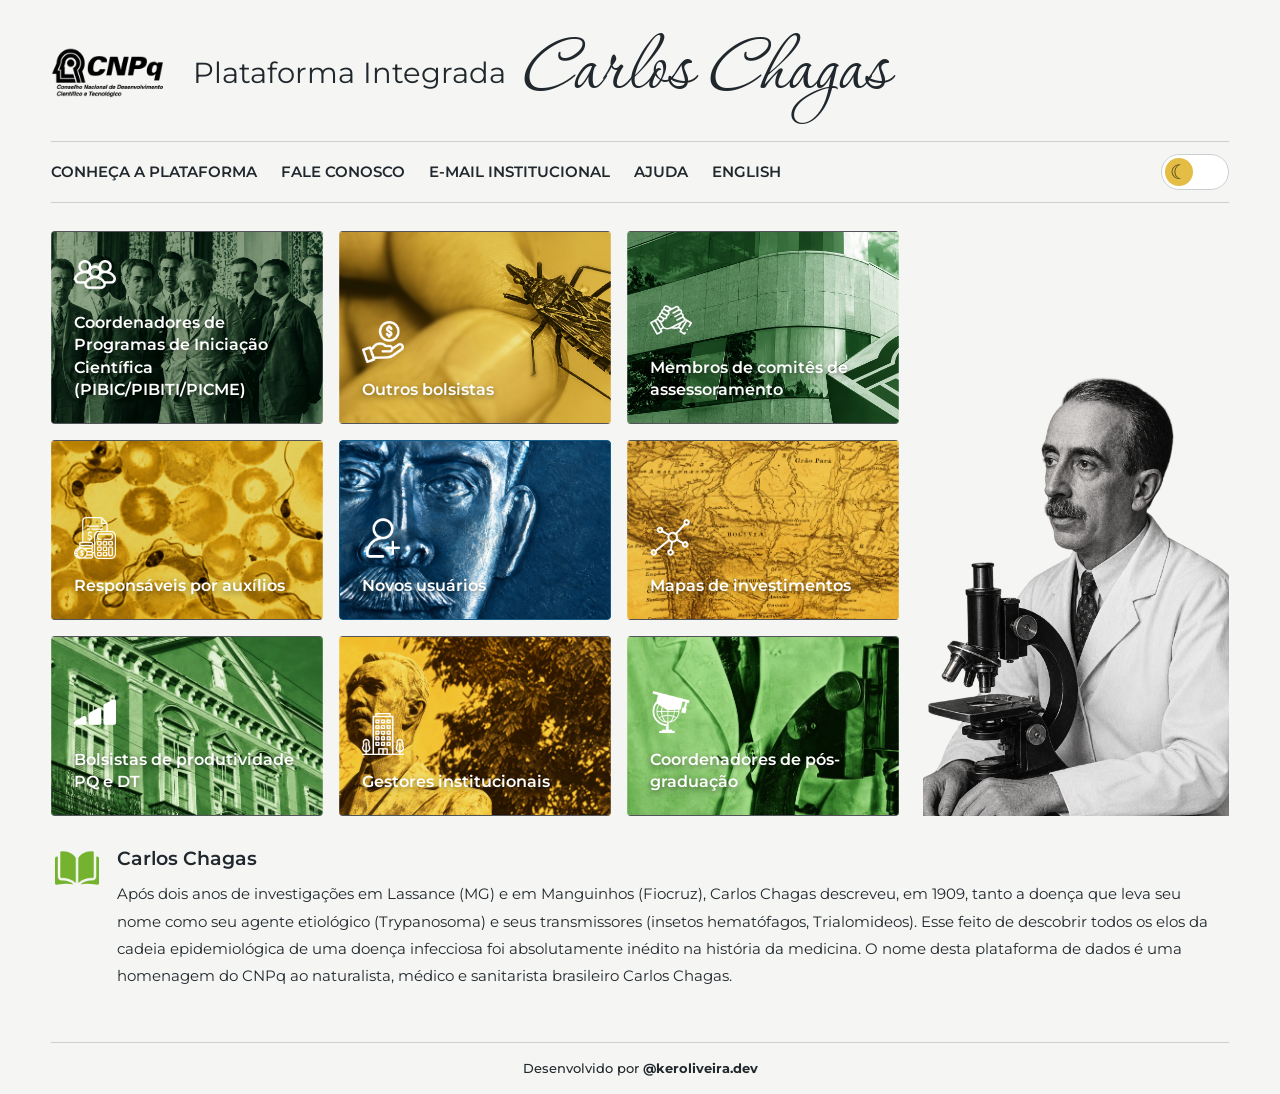
<file: index.html>
<!DOCTYPE html>
<html lang="pt-BR">
<head>
  <meta charset="UTF-8">
  <meta name="viewport" content="width=device-width, initial-scale=1.0">
  <title>Plataforma Integrada Carlos Chagas</title>
  <link rel="stylesheet" href="style.css">
</head>

<body>

  <!-- CABEÇALHO -->
  <header class="cabecalho">
    <img
      class="logo-preto"
      src="imagens-do-site/logo-preto-cnpq.png"
      alt="Logo do CNPq"
    >

    <img
      class="logo-branco"
      src="imagens-do-site/logo-branco-cnpq.png"
      alt=""
      aria-hidden="true"
    >

    <div class="identidade">
      <h2 data-i18n="marcaPlataforma">Plataforma Integrada</h2>
      <h1 data-i18n="marcaCarlos">Carlos Chagas</h1>
    </div>
  </header>

  <!-- MENU DE NAVEGAÇÃO -->
  <nav class="navegacao" aria-label="Navegação principal" data-i18n-aria="navPrincipal">
    <div class="links-menu">
      <a href="conheca-a-plataforma.html" data-i18n="menuConheca">CONHEÇA A PLATAFORMA</a>
      <a href="https://www.gov.br/cnpq/pt-br" data-i18n="menuContato">FALE CONOSCO</a>
      <a href="https://email.cnpq.br/" data-i18n="menuEmail">E-MAIL INSTITUCIONAL</a>
      <a href="https://carloschagas.cnpq.br/ajuda/" data-i18n="menuAjuda">AJUDA</a>
      <button class="botao-idioma" id="alternar-idioma" type="button" aria-label="Switch to English">ENGLISH</button>
    </div>

    <button
      id="alternar-tema"
      class="botao-tema"
      type="button"
      aria-label="Ativar tema escuro"
      aria-pressed="false"
      title="Alternar tema"
    >
      <span class="icone-tema" aria-hidden="true">☾</span>
    </button>
  </nav>

  <!-- CONTEÚDO PRINCIPAL -->
  <main class="conteudo-principal">

    <!-- ÁREA SUPERIOR: ACESSOS E RETRATO -->
    <div class="layout-principal">

      <!-- NOVE BOTÕES DE ACESSO -->
      <div class="coluna-acessos">

        <section class="painel-acessos" aria-label="Acessos à plataforma" data-i18n-aria="acessosLabel">

          <a href="https://login.cnpq.br/auth/realms/cnpq/protocol/openid-connect/auth?client_id=efomento&amp;redirect_uri=http%3A%2F%2Fefomento.cnpq.br%2Fefomento%2Fautenticacao.jsp%3Fid%3D0&amp;state=3dbad2b9-ce5c-4acf-a8d6-aacfb13a862d&amp;response_mode=fragment&amp;response_type=code&amp;scope=openid&amp;nonce=91416a59-1ac5-4f6f-a63e-f28618a256dd" class="botao-acesso botao-perfil">
            <span class="icone-acesso" aria-hidden="true">
              <img src="imagens-do-site/icone-grupo.png" alt="">
            </span>
            <span class="texto-acesso" data-i18n="acesso1">Coordenadores de Programas de Iniciação Científica (PIBIC/PIBITI/PICME)</span>
          </a>

          <a href="https://login.cnpq.br/auth/realms/cnpq/protocol/openid-connect/auth?client_id=efomento&amp;redirect_uri=http%3A%2F%2Fefomento.cnpq.br%2Fefomento%2Fautenticacao.jsp%3Fid%3D0&amp;state=bfe6704d-3475-4098-946b-b05ecd8a2200&amp;response_mode=fragment&amp;response_type=code&amp;scope=openid&amp;nonce=41ca2503-f22c-44e0-875b-ed345bb28cd9" class="botao-acesso botao-bolsas">
            <span class="icone-acesso" aria-hidden="true">
              <img src="imagens-do-site/icone-renda.png" alt="">
            </span>
            <span class="texto-acesso" data-i18n="acesso2">Outros bolsistas</span>
          </a>

          <a href="https://login.cnpq.br/auth/realms/cnpq/protocol/openid-connect/auth?client_id=efomento&amp;redirect_uri=http%3A%2F%2Fefomento.cnpq.br%2Fefomento%2Fautenticacao.jsp%3Fid%3D0&amp;state=c1302007-4d3a-4b13-a1bd-a8a3334c8d0a&amp;response_mode=fragment&amp;response_type=code&amp;scope=openid&amp;nonce=3a9300ac-d05b-4aeb-8a1a-31a5e439b7b1" class="botao-acesso botao-fomento">
            <span class="icone-acesso" aria-hidden="true">
              <img src="imagens-do-site/icone-ajuda.png" alt="">
            </span>
            <span class="texto-acesso" data-i18n="acesso3">Membros de comitês de assessoramento</span>
          </a>

          <a href="https://login.cnpq.br/auth/realms/cnpq/protocol/openid-connect/auth?client_id=efomento&amp;redirect_uri=http%3A%2F%2Fefomento.cnpq.br%2Fefomento%2Fautenticacao.jsp%3Fid%3D0&amp;state=4be07774-c493-49bf-810d-a049eda79d34&amp;response_mode=fragment&amp;response_type=code&amp;scope=openid&amp;nonce=109e761b-fc51-4a5c-8d4f-5093a30622b0" class="botao-acesso botao-projetos">
            <span class="icone-acesso" aria-hidden="true">
              <img src="imagens-do-site/icone-auxilio.png" alt="">
            </span>
            <span class="texto-acesso" data-i18n="acesso4">Responsáveis por auxílios</span>
          </a>

          <a href="https://login.cnpq.br/auth/realms/cnpq/protocol/openid-connect/auth?client_id=efomento&amp;redirect_uri=http%3A%2F%2Fefomento.cnpq.br%2Fefomento%2Fautenticacao.jsp%3Fid%3D0&amp;state=18a75c70-1e1f-4e56-82c3-854794b01b16&amp;response_mode=fragment&amp;response_type=code&amp;scope=openid&amp;nonce=f23b44ba-2dba-40bc-9290-423eb7b4dec4" class="botao-acesso botao-curriculo">
            <span class="icone-acesso" aria-hidden="true">
              <img src="imagens-do-site/icone-novo.usuario.png" alt="">
            </span>
            <span class="texto-acesso" data-i18n="acesso5">Novos usuários</span>
          </a>

          <a href="http://efomento.cnpq.br/efomento/distribuicaoGeografica/distribuicaoGeografica.do?metodo=apresentar" class="botao-acesso botao-instituicoes">
            <span class="icone-acesso" aria-hidden="true">
              <img src="imagens-do-site/icone-conexao.png" alt="">
            </span>
            <span class="texto-acesso" data-i18n="acesso6">Mapas de investimentos</span>
          </a>

          <a href="https://login.cnpq.br/auth/realms/cnpq/protocol/openid-connect/auth?client_id=efomento&amp;redirect_uri=http%3A%2F%2Fefomento.cnpq.br%2Fefomento%2Fautenticacao.jsp%3Fid%3D0&amp;state=7a5a58dc-defb-440a-9485-aad871e1f642&amp;response_mode=fragment&amp;response_type=code&amp;scope=openid&amp;nonce=48f79454-3984-42c4-8ce6-ec1ff80e024b" class="botao-acesso botao-eventos">
            <span class="icone-acesso" aria-hidden="true">
              <img src="imagens-do-site/icone-indice.png" alt="">
            </span>
            <span class="texto-acesso" data-i18n="acesso7">Bolsistas de produtividade PQ e DT</span>
          </a>

          <a href="https://login.cnpq.br/auth/realms/cnpq/protocol/openid-connect/auth?client_id=efomento&amp;redirect_uri=http%3A%2F%2Fefomento.cnpq.br%2Fefomento%2Fautenticacao.jsp%3Fid%3D4&amp;state=482685a7-56e5-4719-824c-b8cf015f2abf&amp;response_mode=fragment&amp;response_type=code&amp;scope=openid&amp;nonce=dcb7e787-2e66-488f-82c5-7a2946f0042e" class="botao-acesso botao-servicos">
            <span class="icone-acesso" aria-hidden="true">
              <img src="imagens-do-site/icone-predio.png" alt="">
            </span>
            <span class="texto-acesso" data-i18n="acesso8">Gestores institucionais</span>
          </a>

          <a href="https://login.cnpq.br/auth/realms/cnpq/protocol/openid-connect/auth?client_id=efomento&amp;redirect_uri=http%3A%2F%2Fefomento.cnpq.br%2Fefomento%2Fautenticacao.jsp%3Fid%3D1&amp;state=04238b9f-e500-4365-a835-e900e2ea8258&amp;response_mode=fragment&amp;response_type=code&amp;scope=openid&amp;nonce=41a9fc69-d868-4509-87ed-c40931fa493f" class="botao-acesso botao-ajuda">
            <span class="icone-acesso" aria-hidden="true">
              <img src="imagens-do-site/icone-formatura.png" alt="">
            </span>
            <span class="texto-acesso" data-i18n="acesso9">Coordenadores de pós-graduação</span>
          </a>

        </section>
      </div>

      <!-- RETRATO DE CARLOS CHAGAS À DIREITA -->
      <aside class="retrato-cientista">
        <img
          src="imagens-do-site/retrato-carlos.chagas.png"
          alt="Retrato de Carlos Chagas"
          class="imagem-carlos-chagas"
        >
      </aside>

    </div>

    <!-- TEXTO INSTITUCIONAL ABAIXO DAS DUAS COLUNAS -->
    <section class="texto-institucional" aria-label="Sobre Carlos Chagas" data-i18n-aria="sobreCarlosLabel">

      <span class="icone-livro" aria-hidden="true">
        <img src="imagens-do-site/icone-livro.aberto.png" alt="">
      </span>

      <div class="conteudo-institucional">
        <h2 data-i18n="tituloCarlos">Carlos Chagas</h2>

        <p data-i18n="textoCarlos">
          Após dois anos de investigações em Lassance (MG) e em Manguinhos
          (Fiocruz), Carlos Chagas descreveu, em 1909, tanto a doença que
          leva seu nome como seu agente etiológico (Trypanosoma) e seus
          transmissores (insetos hematófagos, Trialomideos). Esse feito de
          descobrir todos os elos da cadeia epidemiológica de uma doença
          infecciosa foi absolutamente inédito na história da medicina.
          O nome desta plataforma de dados é uma homenagem do CNPq ao
          naturalista, médico e sanitarista brasileiro Carlos Chagas.
        </p>
      </div>

    </section>

  </main>

  <!-- RODAPÉ -->
  <footer class="rodape">
    <p>
      <span data-i18n="desenvolvido">Desenvolvido por </span>
      <a href="https://www.instagram.com/keroliveira.dev" target="_blank" rel="noopener noreferrer">@keroliveira.dev</a>
    </p>
  </footer>

  <script src="script.js"></script>

</body>
</html>
</file>
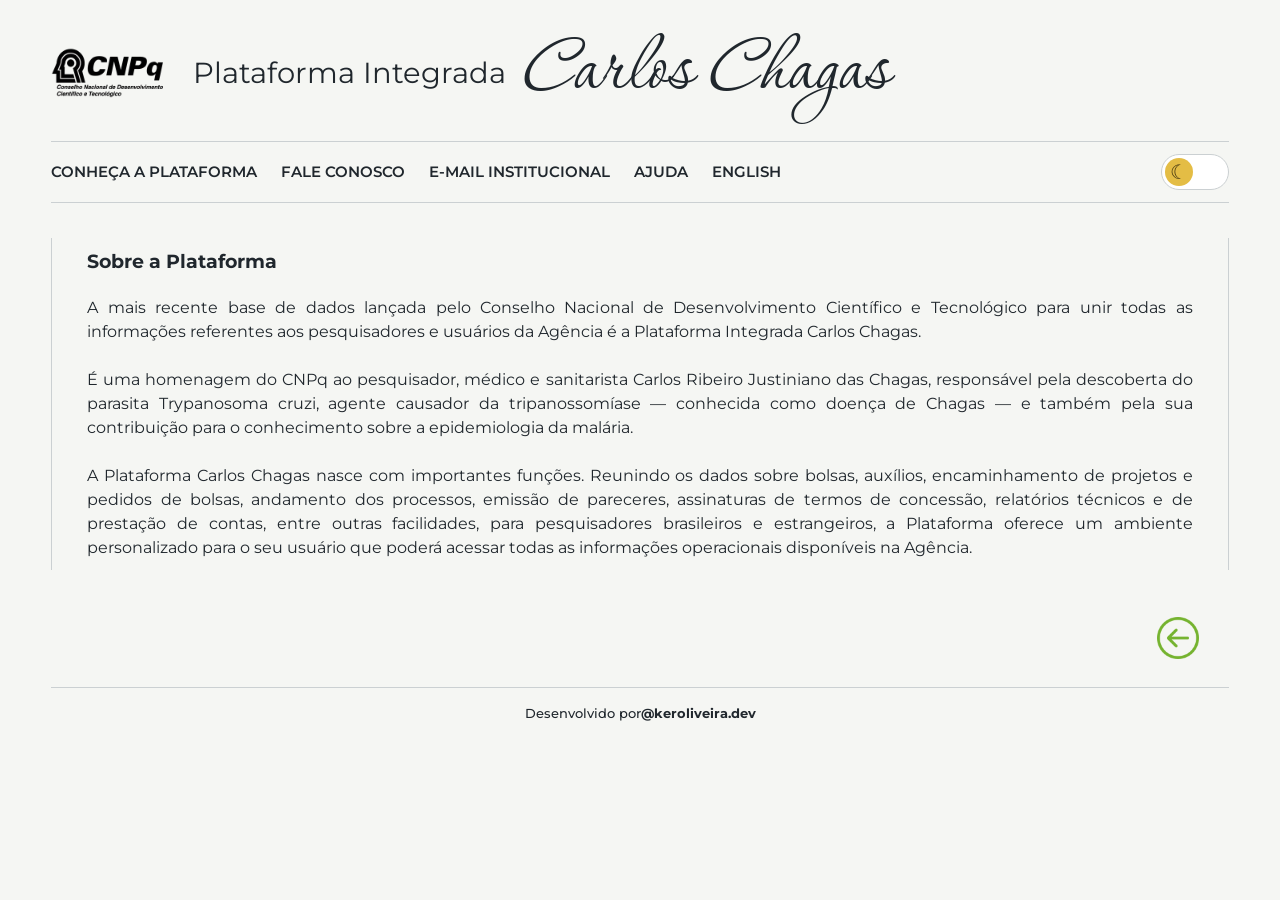
<file: conheca-a-plataforma.html>
<!DOCTYPE html>
<html lang="pt-BR">
<head>
    <meta charset="UTF-8">
    <meta name="viewport" content="width=device-width, initial-scale=1.0">
    <title>Plataforma Integrada Carlos Chagas</title>
    <link rel="stylesheet" href="style.css">
</head>
<body>
  <!-- CABEÇALHO -->
  <header class="cabecalho">
    <img
      class="logo-preto"
      src="imagens-do-site/logo-preto-cnpq.png"
      alt="Logo do CNPq"
    >

    <img
      class="logo-branco"
      src="imagens-do-site/logo-branco-cnpq.png"
      alt=""
      aria-hidden="true"
    >

    <div class="identidade">
      <h2 data-i18n="marcaPlataforma">Plataforma Integrada</h2>
      <h1 data-i18n="marcaCarlos">Carlos Chagas</h1>
    </div>
  </header>

  <!-- MENU DE NAVEGAÇÃO -->
  <nav class="navegacao" aria-label="Navegação principal" data-i18n-aria="navPrincipal">
    <div class="links-menu">
      <a href="conheca-a-plataforma.html" data-i18n="menuConheca">CONHEÇA A PLATAFORMA</a>
      <a href="https://www.gov.br/cnpq/pt-br" data-i18n="menuContato">FALE CONOSCO</a>
      <a href="https://email.cnpq.br/" data-i18n="menuEmail">E-MAIL INSTITUCIONAL</a>
      <a href="https://carloschagas.cnpq.br/ajuda/" data-i18n="menuAjuda">AJUDA</a>
      <button class="botao-idioma" id="alternar-idioma" type="button" aria-label="Switch to English">ENGLISH</button>
    </div>

    <!-- BOTÃO DE VOLTA -->
    <button
      id="alternar-tema"
      class="botao-tema"
      type="button"
      aria-label="Ativar tema escuro"
      aria-pressed="false"
      title="Alternar tema"
    >
      <span class="icone-tema" aria-hidden="true">☾</span>
    </button>
  </nav>

<article>
  <h3 data-i18n="tituloSobre">Sobre a Plataforma</h3>

  <p>
    <span data-i18n="paragrafo1">
      A mais recente base de dados lançada pelo Conselho Nacional
      de Desenvolvimento Científico e Tecnológico para unir todas
      as informações referentes aos pesquisadores e usuários da
      Agência é a Plataforma Integrada Carlos Chagas.
    </span>

    <br><br>

    <span data-i18n="paragrafo2">
      É uma homenagem do CNPq ao pesquisador, médico e sanitarista
      Carlos Ribeiro Justiniano das Chagas, responsável pela
      descoberta do parasita Trypanosoma cruzi, agente causador
      da tripanossomíase — conhecida como doença de Chagas — e
      também pela sua contribuição para o conhecimento sobre a
      epidemiologia da malária.
    </span>

    <br><br>

    <span data-i18n="paragrafo3">
      A Plataforma Carlos Chagas nasce com importantes funções.
      Reunindo os dados sobre bolsas, auxílios, encaminhamento
      de projetos e pedidos de bolsas, andamento dos processos,
      emissão de pareceres, assinaturas de termos de concessão,
      relatórios técnicos e de prestação de contas, entre outras
      facilidades, para pesquisadores brasileiros e estrangeiros,
      a Plataforma oferece um ambiente personalizado para o seu
      usuário que poderá acessar todas as informações operacionais
      disponíveis na Agência.
    </span>
  </p>
</article>

<!-- BOTÃO DE RETORNO -->
  <div class="acoes-laterais">
  <a href="index.html" aria-label="Voltar à página principal" data-i18n-aria="voltar">
    <img
      class="botao-voltar"
      src="imagens-do-site/botao-voltar.png"
      alt=""
    >
  </a>
  </div>
  
  <!-- RODAPÉ -->
  <footer class="rodape">
    <p><span data-i18n="desenvolvido">Desenvolvido por</span><a href="https://www.instagram.com/keroliveira.dev" target="_blank">@keroliveira.dev</a></p>
  </footer>

  <script src="script.js"></script>

</body>
</html>
</file>
<file: style.css>
/* FONTES */
@import url('https://fonts.googleapis.com/css2?family=Corinthia:wght@400;700&family=Montserrat:wght@100..900&display=swap');


/* VARIÁVEIS */
:root {
  --fonte-decorativa: "Corinthia", cursive;
  --fonte-principal: "Montserrat", sans-serif;
  --cor-do-hover: #75b32f;

  /* Cores da identidade visual */
  --cor-azul: #145A86;
  --cor-amarelo: #E4BD45;
  --cor-verde: #168447;

  /* Tema claro */
  --cor-fundo: #f5f6f3;
  --cor-texto: #20272d;
  --cor-superficie: #ffffff;
  --cor-borda: #cbd0d2;
}

/* TEMA ESCURO */
body.tema-escuro {
  --cor-fundo: #171b20;
  --cor-texto: #e8edf0;
  --cor-superficie: #222a31;
  --cor-borda: #3d4850;
}

/* CONFIGURAÇÕES GERAIS */
* {
  box-sizing: border-box;
}

body {
  margin: 0;
  padding: 28px 4% 0;
  background-color: var(--cor-fundo);
  color: var(--cor-texto);
  font-family: var(--fonte-principal);
  transition: background-color 300ms ease, color 300ms ease;
}

img {
  max-width: 100%;
}

/* CABEÇALHO */
.cabecalho {
  display: flex;
  align-items: center;
  gap: 22px;
  width: 100%;
  margin-bottom: 24px;
}

.logo-preto,
.logo-branco {
  display: block;
  flex-shrink: 0;
  width: 120px;
  height: auto;
  object-fit: contain;
}

.logo-branco {
  display: none;
}

body.tema-escuro .logo-preto {
  display: none;
}

body.tema-escuro .logo-branco {
  display: block;
}

.identidade {
  display: flex;
  align-items: center;
  gap: 14px;
  min-width: 0;
}

.identidade h2 {
  margin: 0;
  font-family: var(--fonte-principal);
  font-size: clamp(1.3rem, 2.3vw, 2rem);
  font-weight: 400;
  line-height: 1.2;
}

.identidade h1 {
  margin: 0;
  font-family: var(--fonte-decorativa);
  font-size: clamp(3.8rem, 7.3vw, 7.8rem);
  font-weight: 400;
  line-height: 0.95;
  white-space: nowrap;
}

/* MENU DE NAVEGAÇÃO */
.navegacao {
  display: flex;
  align-items: center;
  justify-content: space-between;
  gap: 24px;
  width: 100%;
  padding: 12px 0;
  border-top: 1px solid var(--cor-borda);
  border-bottom: 1px solid var(--cor-borda);
}

.links-menu {
  display: flex;
  align-items: center;
  flex-wrap: wrap;
  gap: 24px;
}

.links-menu a {
  position: relative;
  padding: 5px 0;
  color: inherit;
  font-family: var(--fonte-principal);
  font-size: 0.95rem;
  font-weight: 600;
  text-decoration: none;
}

.links-menu a::after {
  content: "";
  position: absolute;
  left: 0;
  bottom: 0;
  width: 100%;
  height: 2px;
  background-color: var(--cor-do-hover);
  transform: scaleX(0);
  transform-origin: left;
  transition: transform 200ms ease;
}

.links-menu a:hover::after,
.links-menu a:focus-visible::after {
  transform: scaleX(1);
}

/* BOTÃO DE ALTERNÂNCIA DE TEMA */
.botao-tema {
  display: flex;
  align-items: center;
  flex-shrink: 0;
  width: 68px;
  height: 36px;
  padding: 3px;
  border: 1px solid var(--cor-borda);
  border-radius: 999px;
  background-color: var(--cor-superficie);
  color: var(--cor-texto);
  cursor: pointer;
  transition:
    background-color 300ms ease,
    border-color 300ms ease;
}

.icone-tema {
  display: flex;
  align-items: center;
  justify-content: center;
  flex-shrink: 0;
  width: 28px;
  height: 28px;
  border-radius: 50%;
  background-color: var(--cor-amarelo);
  color: #493b12;
  font-size: 20px;
  line-height: 1;
  transition: transform 300ms ease;
}

body.tema-escuro .icone-tema {
  transform: translateX(28px);
}

.botao-tema:hover {
  border-color: var(--cor-do-hover);
}

.botao-tema:focus-visible,
.links-menu a:focus-visible {
  outline: 2px solid var(--cor-do-hover);
  outline-offset: 4px;
}

/* CONTEÚDO PRINCIPAL */
.conteudo-principal {
  width: 100%;
  margin: 28px auto 0;
}

/* ÁREA SUPERIOR: BOTÕES + RETRATO */
.layout-principal {
  display: grid;
  grid-template-columns: minmax(0, 1fr) minmax(280px, 0.36fr);
  align-items: stretch;
  gap: 24px;
  width: 100%;
}

.coluna-acessos {
  display: flex;
  flex-direction: column;
  min-width: 0;
}

/* GRADE DOS NOVE BOTÕES */
.painel-acessos {
  display: grid;
  grid-template-columns: repeat(3, minmax(0, 1fr));
  gap: 16px;
  width: 100%;
  margin: 0;
}

/* BOTÕES DE ACESSO */
.botao-acesso {
  display: flex;
  flex-direction: column;
  align-items: flex-start;
  justify-content: flex-end;
  min-width: 0;
  min-height: 180px;
  padding: 22px;
  overflow: hidden;
  border: 1px solid rgb(255 255 255 / 20%);
  border-radius: 4px;
  background-color: #252b30;
  background-position: center;
  background-repeat: no-repeat;
  background-size: cover;
  color: #fff;
  font-family: var(--fonte-principal);
  text-decoration: none;
  transition:
    transform 250ms ease,
    border-color 250ms ease,
    box-shadow 250ms ease;
}

/* BOTÃO CENTRAL */
.botao-curriculo {
  background-color: var(--cor-azul);
  border-color: var(--cor-azul);
}

/* ÍCONES DOS BOTÕES */
.icone-acesso {
  display: flex;
  align-items: center;
  justify-content: center;
  width: 42px;
  height: 42px;
  margin-bottom: 16px;
  color: var(--cor-amarelo);
  font-size: 1.8rem;
}

.icone-acesso img,
.icone-acesso svg {
  display: block;
  width: 100%;
  height: 100%;
  object-fit: contain;
}

/* TEXTOS DOS BOTÕES */
.texto-acesso {
  max-width: 100%;
  font-size: 1rem;
  font-weight: 600;
  line-height: 1.4;
  text-shadow: 0 2px 6px rgb(0 0 0 / 45%);
}

/* INTERAÇÃO DOS BOTÕES */
.botao-acesso:hover {
  transform: translateY(-3px);
  border-color: var(--cor-amarelo);
  box-shadow: 0 8px 20px rgb(0 0 0 / 18%);
}

.botao-acesso:focus-visible {
  outline: 3px solid var(--cor-amarelo);
  outline-offset: 4px;
}

/* IMAGENS DE FUNDO DOS BOTÕES */
.botao-perfil {
  background-image: url("imagens-do-site/foto.do.botao1.jpg");
}

.botao-bolsas {
  background-image: url("imagens-do-site/foto.do.botao2.jpg");
}

.botao-fomento {
  background-image: url("imagens-do-site/foto.do.botao3.jpg");
}

.botao-projetos {
  background-image: url("imagens-do-site/foto.do.botao4.jpg");
}

.botao-curriculo {
  background-image: url("imagens-do-site/foto.do.botao5.jpg");
}

.botao-instituicoes {
  background-image: url("imagens-do-site/foto.do.botao6.jpg");
}

.botao-eventos {
  background-image: url("imagens-do-site/foto.do.botao7.jpg");
}

.botao-servicos {
  background-image: url("imagens-do-site/foto.do.botao8.jpg");
}

.botao-ajuda {
  background-image: url("imagens-do-site/foto.do.botao9.jpg");
}

/* RETRATO DE CARLOS CHAGAS */
.retrato-cientista {
  display: flex;
  align-items: flex-end;
  justify-content: center;
  min-width: 0;
  overflow: hidden;
}

.imagem-carlos-chagas {
  display: block;
  width: 100%;
  max-width: 440px;
  max-height: 600px;
  height: auto;
  object-fit: contain;
  object-position: bottom center;
}

/* TEXTO INSTITUCIONAL — LARGURA TOTAL */
.texto-institucional {
  display: flex;
  align-items: flex-start;
  gap: 18px;
  width: 100%;
  margin-top: 30px;
  padding: 0 4px 24px;
}

.icone-livro {
  display: flex;
  align-items: center;
  justify-content: center;
  flex-shrink: 0;
  width: 44px;
  height: 44px;
}

.icone-livro img {
  display: block;
  width: 100%;
  height: 100%;
  object-fit: contain;
}

.conteudo-institucional {
  flex: 1;
  min-width: 0;
}

.conteudo-institucional h2 {
  margin: 0 0 10px;
  font-size: 1.2rem;
  font-weight: 600;
}

.conteudo-institucional p {
  margin: 0;
  font-size: 0.95rem;
  line-height: 1.8;
}

/* RODAPÉ */
.rodape {
  display: flex;
  align-items: center;
  justify-content: center;
  width: 100%;
  margin-top: 28px;
  padding: 18px 0;
  border-top: 1px solid var(--cor-borda);
  text-align: center;
}

.rodape p {
  margin: 0;
  font-size: 0.8rem;
  font-weight: 500;
}

.rodape a {
  color: inherit;
  text-decoration: none;
  font-weight: 700;
}

.rodape a:hover {
  color: var(--cor-do-hover);
  text-decoration: underline;
}

/* OUTRA PÁGINA: CONHEÇA A PLATAFORMA */
article {
  max-width: 1350px;
  margin: 35px auto;
  padding: 10px 35px;
  border-left: 1px solid var(--cor-borda);
  border-right: 1px solid var(--cor-borda);
  line-height: 1.5;
  box-sizing: border-box;
}

article h3 {
  color: var(--cor-texto);
  margin-top: 0;
  margin-bottom: 20px;
}

article p {
  margin: 0;
  text-align: justify;
}

/* BOTÃO DE RETORNO */
.acoes-laterais {
  display: flex;
  justify-content: flex-end;
  padding: 12px 30px 0;
}

.botao-voltar {
  display: block;
  width: 42px;
  height: auto;
  transition: transform 0.2s ease;
}

.acoes-laterais a:hover .botao-voltar {
  transform: translateX(-4px);
}

/* TABLETS */
@media (max-width: 1000px) {
  .layout-principal {
    grid-template-columns: minmax(0, 1fr);
  }

  .retrato-cientista {
    display: none;
  }

  .painel-acessos {
    grid-template-columns: repeat(2, minmax(0, 1fr));
  }

  .botao-curriculo {
    grid-column: 1 / -1;
  }
}

/* TELAS PEQUENAS */
@media (max-width: 600px) {
  article {
    margin: 25px 16px;
    padding: 10px 18px;
  }

  article p {
    text-align: left;
  }

  .acoes-laterais {
    padding: 10px 18px 0;
  }

  .botao-voltar {
    width: 36px;
  }
}

/* CELULARES */
@media (max-width: 560px) {
  body {
    padding: 20px 5% 0;
  }

  .cabecalho {
    align-items: flex-start;
    gap: 12px;
  }

  .logo-preto,
  .logo-branco {
    width: 76px;
  }

  .identidade {
    flex-direction: column;
    align-items: flex-start;
    gap: 4px;
  }

  .identidade h2 {
    font-size: 0.95rem;
  }

  .identidade h1 {
    font-size: clamp(2.8rem, 12vw, 4rem);
    white-space: normal;
  }

  .navegacao {
    align-items: flex-start;
    gap: 12px;
  }

  .links-menu {
    gap: 12px 18px;
  }

  .links-menu a {
    font-size: 0.68rem;
  }

  .botao-tema {
    width: 60px;
    height: 34px;
  }

  .botao-tema .icone-tema {
    width: 26px;
    height: 26px;
  }

  body.tema-escuro .botao-tema .icone-tema {
    transform: translateX(24px);
  }

  .painel-acessos {
    grid-template-columns: minmax(0, 1fr);
    gap: 12px;
  }

  .botao-acesso {
    min-height: 145px;
    padding: 20px;
  }

  .botao-curriculo {
    grid-column: auto;
  }

  .icone-acesso {
    width: 36px;
    height: 36px;
    margin-bottom: 12px;
  }

  .texto-institucional {
    gap: 12px;
    margin-top: 24px;
  }

  .icone-livro {
    width: 34px;
    height: 34px;
  }

  .links-menu .botao-idioma {
    font-size: 0.68rem;
  }
}

/* BOTÃO DE IDIOMA */
.links-menu .botao-idioma {
  position: relative;
  display: inline-block;
  padding: 5px 0;
  border: 0;
  margin: 0;
  background: transparent;
  color: inherit;
  font-family: var(--fonte-principal);
  font-size: 0.95rem;
  font-weight: 600;
  line-height: normal;
  text-align: left;
  cursor: pointer;
}

.links-menu .botao-idioma::after {
  content: "";
  position: absolute;
  left: 0;
  bottom: 0;
  width: 100%;
  height: 2px;
  background-color: var(--cor-do-hover);
  transform: scaleX(0);
  transform-origin: left;
  transition: transform 200ms ease;
}

.links-menu .botao-idioma:hover::after,
.links-menu .botao-idioma:focus-visible::after {
  transform: scaleX(1);
}

.links-menu .botao-idioma:focus-visible {
  outline: 2px solid var(--cor-do-hover);
  outline-offset: 4px;
}

/* ACESSIBILIDADE: MOVIMENTO REDUZIDO */
@media (prefers-reduced-motion: reduce) {
  .links-menu a::after,
  .links-menu .botao-idioma::after,
  .botao-tema,
  .icone-tema,
  .botao-acesso,
  .botao-voltar {
    transition: none;
  }

  .botao-acesso:hover,
  .acoes-laterais a:hover .botao-voltar {
    transform: none;
  }
}
</file>
